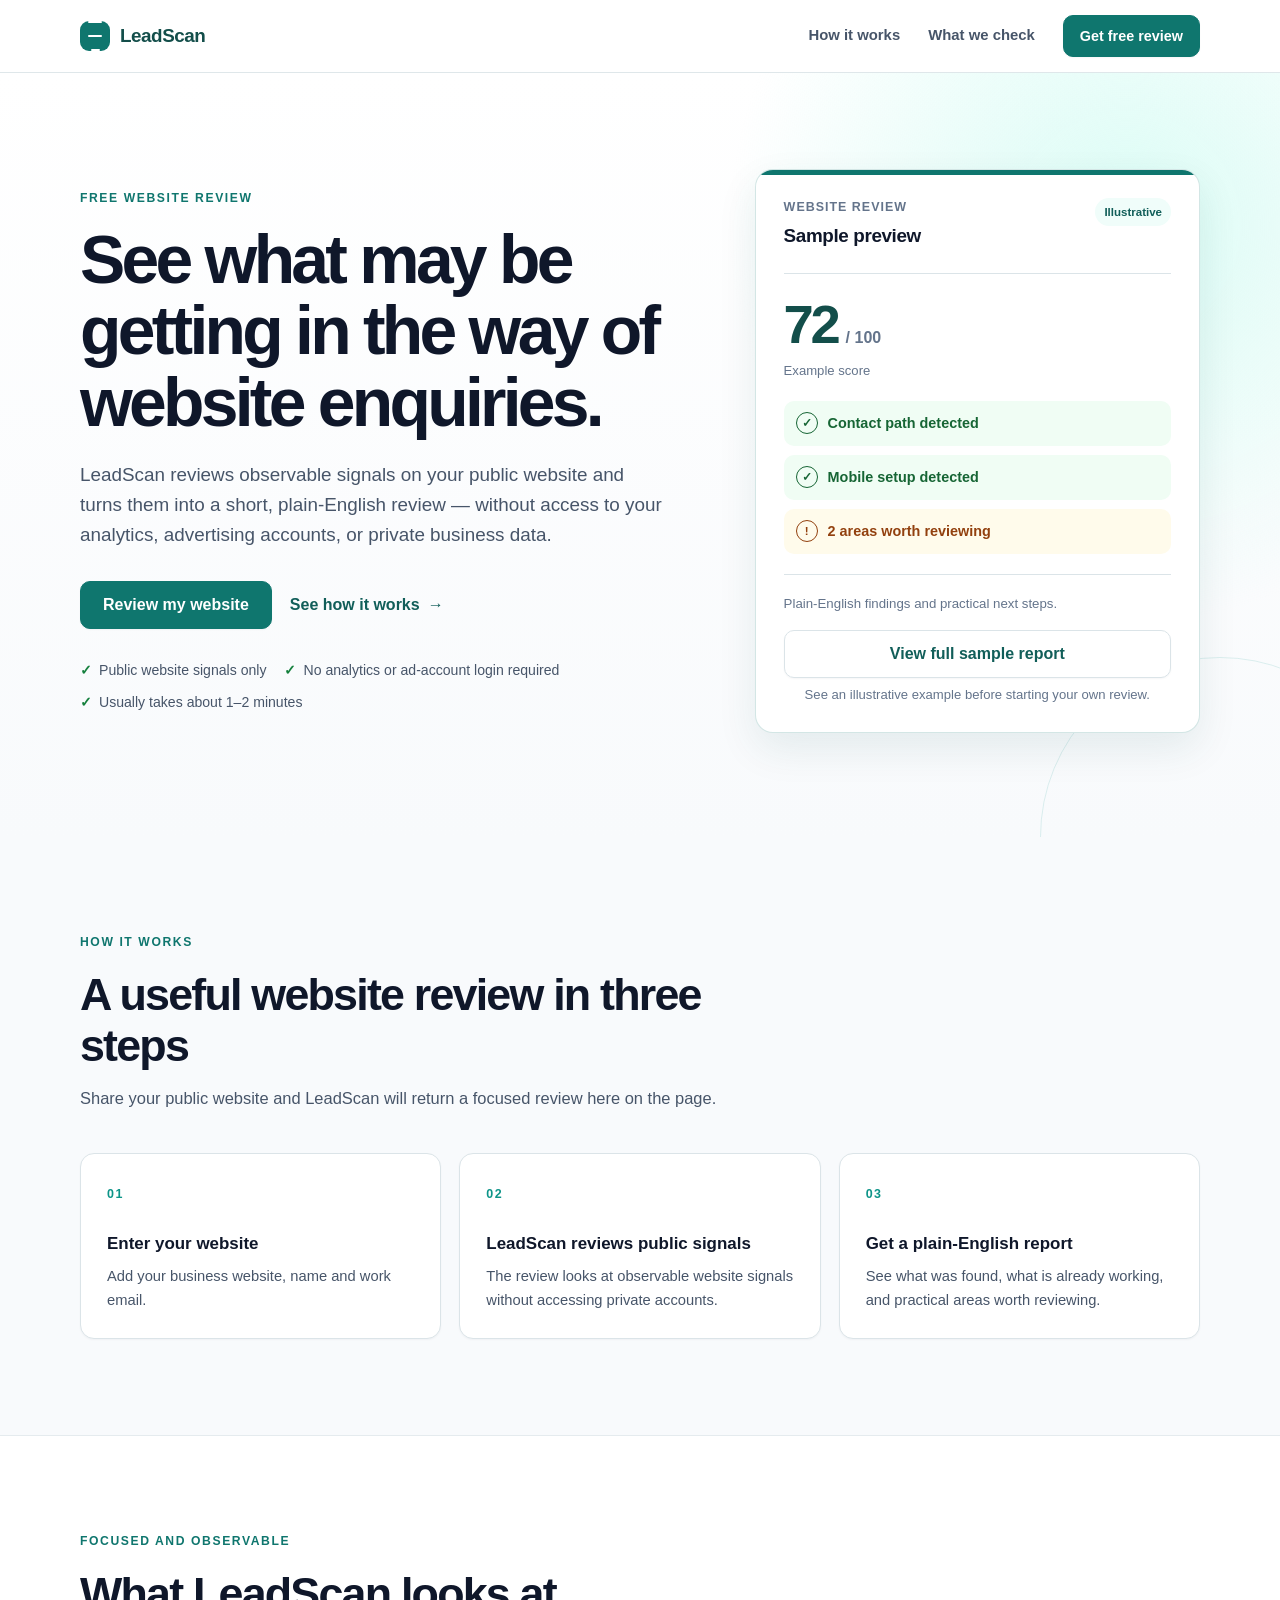
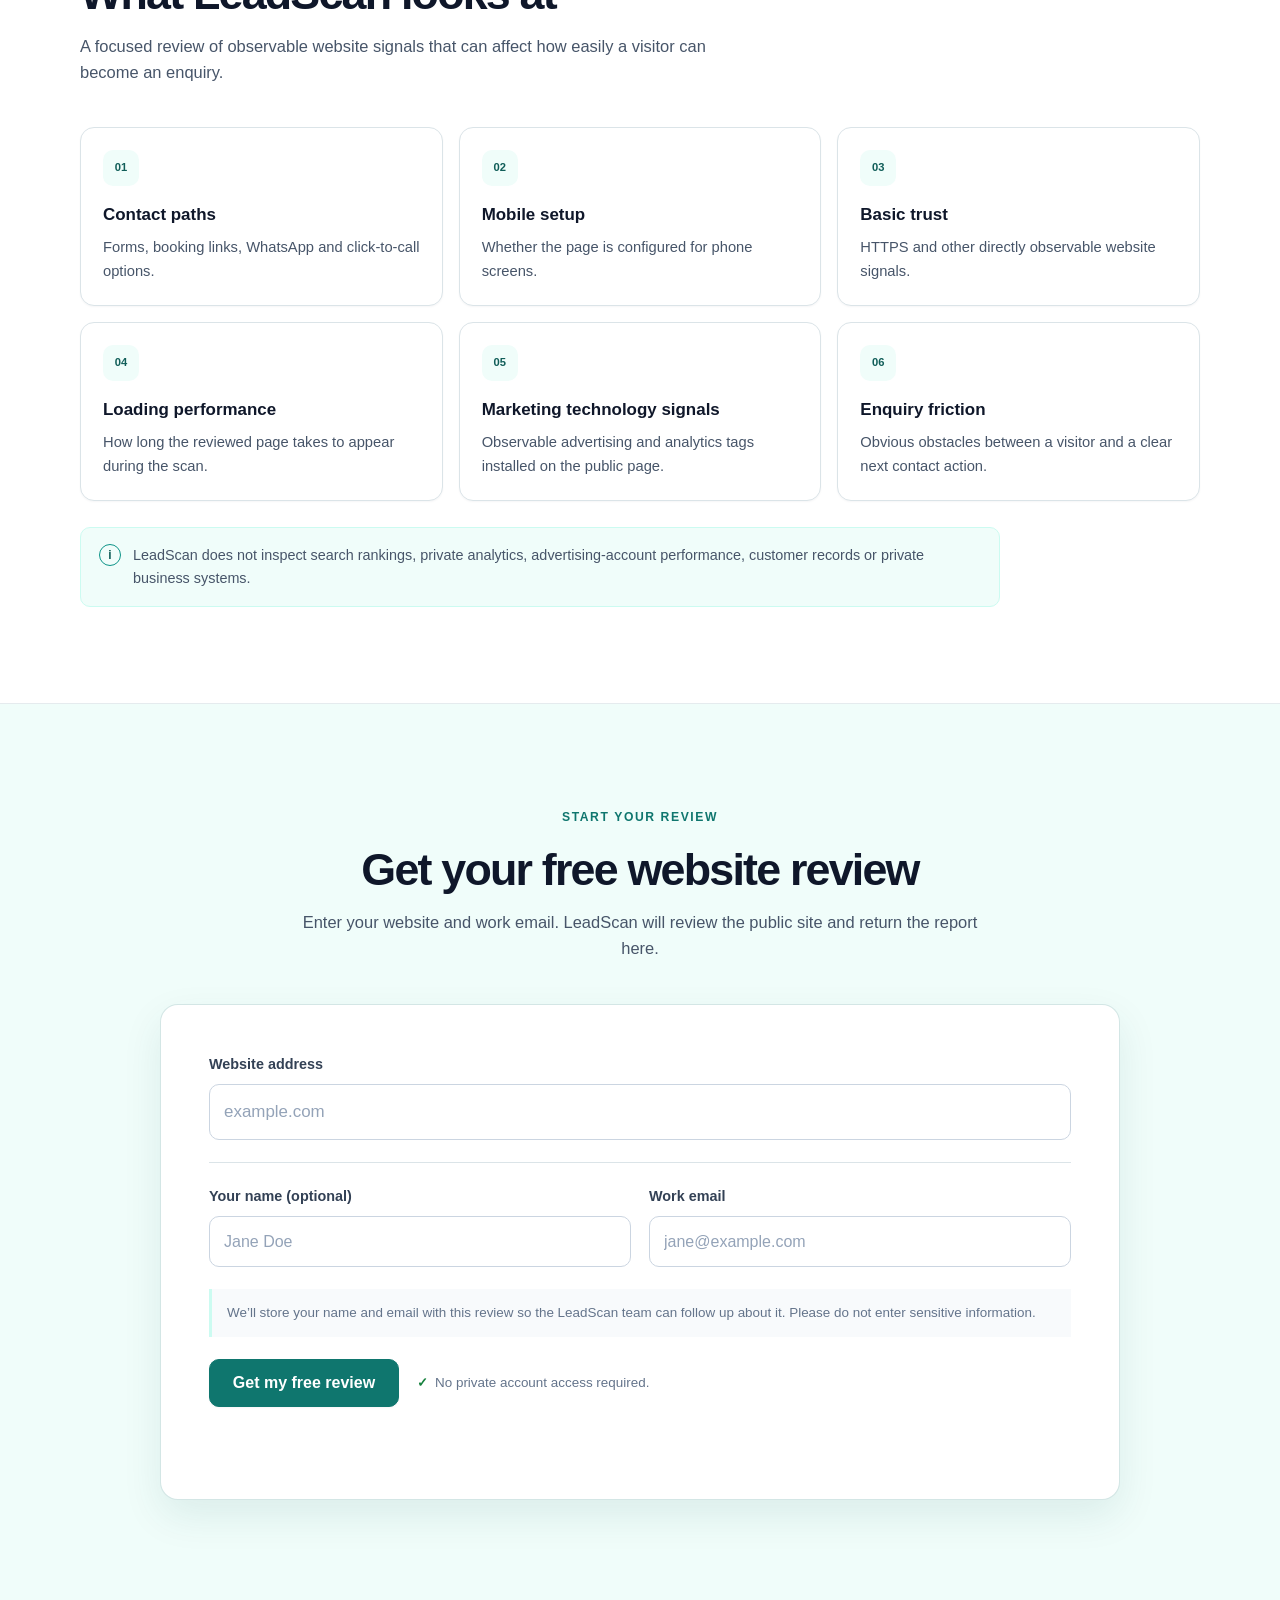
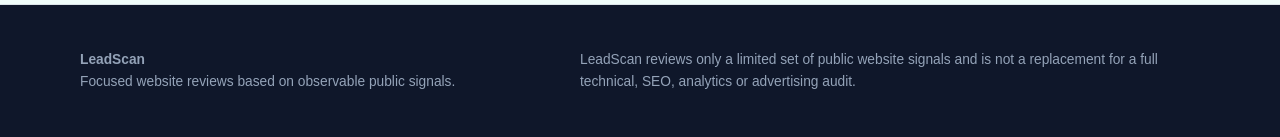
<file: site/index.html>
<!doctype html>
<html lang="en">
<head>
  <meta charset="utf-8">
  <meta name="viewport" content="width=device-width, initial-scale=1">
  <title>LeadScan — Free Website Review</title>
  <meta name="leadscan-api-origin" content="https://leadscan-9fsy.onrender.com">
  <link rel="stylesheet" href="styles.css">
  <script src="app.js" defer></script>
</head>
<body>
  <a class="skip-link" href="#main-content">Skip to main content</a>

  <header class="site-header">
    <nav class="site-nav container" aria-label="Primary navigation">
      <a class="wordmark" href="#main-content" aria-label="LeadScan home">
        <span class="wordmark-mark" aria-hidden="true"><span></span></span>
        <span>LeadScan</span>
      </a>
      <div class="nav-links">
        <a class="nav-link nav-link-secondary" href="#how-it-works">How it works</a>
        <a class="nav-link nav-link-secondary" href="#what-we-check">What we check</a>
        <a class="button button-small" href="#review">Get free review</a>
      </div>
    </nav>
  </header>

  <main id="main-content">
    <section class="hero" aria-labelledby="hero-title">
      <div class="container hero-grid">
        <div class="hero-copy">
          <p class="eyebrow">Free website review</p>
          <h1 id="hero-title">See what may be getting in the way of website enquiries.</h1>
          <p class="hero-intro">
            LeadScan reviews observable signals on your public website and turns them into a short, plain-English review — without access to your analytics, advertising accounts, or private business data.
          </p>
          <div class="hero-actions">
            <a class="button" href="#review">Review my website</a>
            <a class="text-link" href="#how-it-works">See how it works <span aria-hidden="true">→</span></a>
          </div>
          <ul class="trust-list" aria-label="Review details">
            <li><span aria-hidden="true">✓</span> Public website signals only</li>
            <li><span aria-hidden="true">✓</span> No analytics or ad-account login required</li>
            <li><span aria-hidden="true">✓</span> Usually takes about 1–2 minutes</li>
          </ul>
        </div>

        <aside class="sample-card" aria-label="Illustrative sample website review">
          <div class="sample-card-header">
            <div>
              <p class="sample-kicker">Website review</p>
              <h2>Sample preview</h2>
            </div>
            <span class="sample-badge">Illustrative</span>
          </div>
          <div class="sample-score">
            <span class="sample-score-number">72</span>
            <span class="sample-score-total">/ 100</span>
            <span class="sample-score-label">Example score</span>
          </div>
          <div class="sample-findings">
            <div class="sample-finding sample-finding-positive">
              <span class="finding-icon" aria-hidden="true">✓</span>
              <span>Contact path detected</span>
            </div>
            <div class="sample-finding sample-finding-positive">
              <span class="finding-icon" aria-hidden="true">✓</span>
              <span>Mobile setup detected</span>
            </div>
            <div class="sample-finding sample-finding-review">
              <span class="finding-icon" aria-hidden="true">!</span>
              <span>2 areas worth reviewing</span>
            </div>
          </div>
          <p class="sample-footer">Plain-English findings and practical next steps.</p>
          <div class="sample-card-action">
            <a class="button button-secondary sample-report-btn" href="sample-report.html">View full sample report</a>
            <p class="sample-action-note">See an illustrative example before starting your own review.</p>
          </div>
        </aside>
      </div>
    </section>

    <section id="how-it-works" class="section" aria-labelledby="how-title">
      <div class="container">
        <div class="section-heading">
          <p class="eyebrow">How it works</p>
          <h2 id="how-title">A useful website review in three steps</h2>
          <p>Share your public website and LeadScan will return a focused review here on the page.</p>
        </div>
        <ol class="steps-grid">
          <li class="step-card">
            <span class="step-number">01</span>
            <h3>Enter your website</h3>
            <p>Add your business website, name and work email.</p>
          </li>
          <li class="step-card">
            <span class="step-number">02</span>
            <h3>LeadScan reviews public signals</h3>
            <p>The review looks at observable website signals without accessing private accounts.</p>
          </li>
          <li class="step-card">
            <span class="step-number">03</span>
            <h3>Get a plain-English report</h3>
            <p>See what was found, what is already working, and practical areas worth reviewing.</p>
          </li>
        </ol>
      </div>
    </section>

    <section id="what-we-check" class="section section-soft" aria-labelledby="checks-title">
      <div class="container">
        <div class="section-heading">
          <p class="eyebrow">Focused and observable</p>
          <h2 id="checks-title">What LeadScan looks at</h2>
          <p>A focused review of observable website signals that can affect how easily a visitor can become an enquiry.</p>
        </div>
        <div class="feature-grid">
          <article class="feature-card"><span class="feature-icon" aria-hidden="true">01</span><h3>Contact paths</h3><p>Forms, booking links, WhatsApp and click-to-call options.</p></article>
          <article class="feature-card"><span class="feature-icon" aria-hidden="true">02</span><h3>Mobile setup</h3><p>Whether the page is configured for phone screens.</p></article>
          <article class="feature-card"><span class="feature-icon" aria-hidden="true">03</span><h3>Basic trust</h3><p>HTTPS and other directly observable website signals.</p></article>
          <article class="feature-card"><span class="feature-icon" aria-hidden="true">04</span><h3>Loading performance</h3><p>How long the reviewed page takes to appear during the scan.</p></article>
          <article class="feature-card"><span class="feature-icon" aria-hidden="true">05</span><h3>Marketing technology signals</h3><p>Observable advertising and analytics tags installed on the public page.</p></article>
          <article class="feature-card"><span class="feature-icon" aria-hidden="true">06</span><h3>Enquiry friction</h3><p>Obvious obstacles between a visitor and a clear next contact action.</p></article>
        </div>
        <p class="scope-note"><span class="scope-note-icon" aria-hidden="true">i</span><span>LeadScan does not inspect search rankings, private analytics, advertising-account performance, customer records or private business systems.</span></p>
      </div>
    </section>

    <section id="review" class="review-section" aria-labelledby="review-title">
      <div class="container review-container">
        <div class="section-heading review-heading">
          <p class="eyebrow">Start your review</p>
          <h2 id="review-title">Get your free website review</h2>
          <p>Enter your website and work email. LeadScan will review the public site and return the report here.</p>
        </div>

        <div class="audit-card">
          <form id="audit-form" class="audit-form">
            <div class="form-field form-field-primary">
              <label for="website-url" class="form-label">Website address</label>
              <input id="website-url" class="form-input" type="text" inputmode="url" autocomplete="url" maxlength="2048" placeholder="example.com" required>
            </div>
            <div class="contact-grid">
              <div class="form-field">
                <label for="contact-name" class="form-label">Your name (optional)</label>
                <input id="contact-name" class="form-input" type="text" autocomplete="name" maxlength="120" placeholder="Jane Doe">
              </div>
              <div class="form-field">
                <label for="contact-email" class="form-label">Work email</label>
                <input id="contact-email" class="form-input" type="email" inputmode="email" autocomplete="email" maxlength="254" placeholder="jane@example.com" required aria-describedby="contact-privacy">
              </div>
            </div>
            <p id="contact-privacy" class="contact-privacy">We’ll store your name and email with this review so the LeadScan team can follow up about it. Please do not enter sensitive information.</p>
            <div class="form-actions">
              <button id="audit-submit" class="button submit-button" type="submit">Get my free review</button>
              <span class="private-note"><span aria-hidden="true">✓</span> No private account access required.</span>
            </div>
          </form>

          <div id="audit-status" class="status-region" role="status" aria-live="polite"></div>

          <section id="audit-result" class="result-section" aria-labelledby="result-title" hidden>
            <div class="result-heading"><p class="eyebrow">Your website review</p><h2 id="result-title">Your review is ready</h2></div>
            <div class="result-summary">
              <div class="summary-card score-card"><span class="summary-label">Score</span><span class="score-line"><span id="result-score" class="summary-value"></span><span class="score-total">/ 100</span></span></div>
              <div class="summary-card website-card"><span class="summary-label">Reviewed website</span><p id="result-url" class="summary-url"></p></div>
            </div>
            <p class="result-context">This score reflects the public website signals LeadScan checks. It is not a complete SEO, advertising or analytics audit.</p>
            <div class="report-section">
              <h3>Full website review</h3>
              <div class="report-shell">
                <div class="report-toolbar"><span class="report-toolbar-mark" aria-hidden="true"></span><span>Report preview</span></div>
                <iframe id="report-preview" class="report-frame" sandbox="allow-same-origin allow-modals" referrerpolicy="no-referrer" title="Full LeadScan website review report"></iframe>
              </div>
              <div class="report-actions"><button id="report-print" class="button button-secondary" type="button" disabled>Print / Save report</button></div>
            </div>
            <div class="reset-container"><button id="audit-reset" class="button button-secondary" type="button">Review another website</button></div>
          </section>
        </div>
      </div>
    </section>
  </main>

  <footer class="site-footer">
    <div class="container footer-inner">
      <div><p class="footer-brand">LeadScan</p><p>Focused website reviews based on observable public signals.</p></div>
      <p class="footer-note">LeadScan reviews only a limited set of public website signals and is not a replacement for a full technical, SEO, analytics or advertising audit.</p>
    </div>
  </footer>
</body>
</html>
</file>
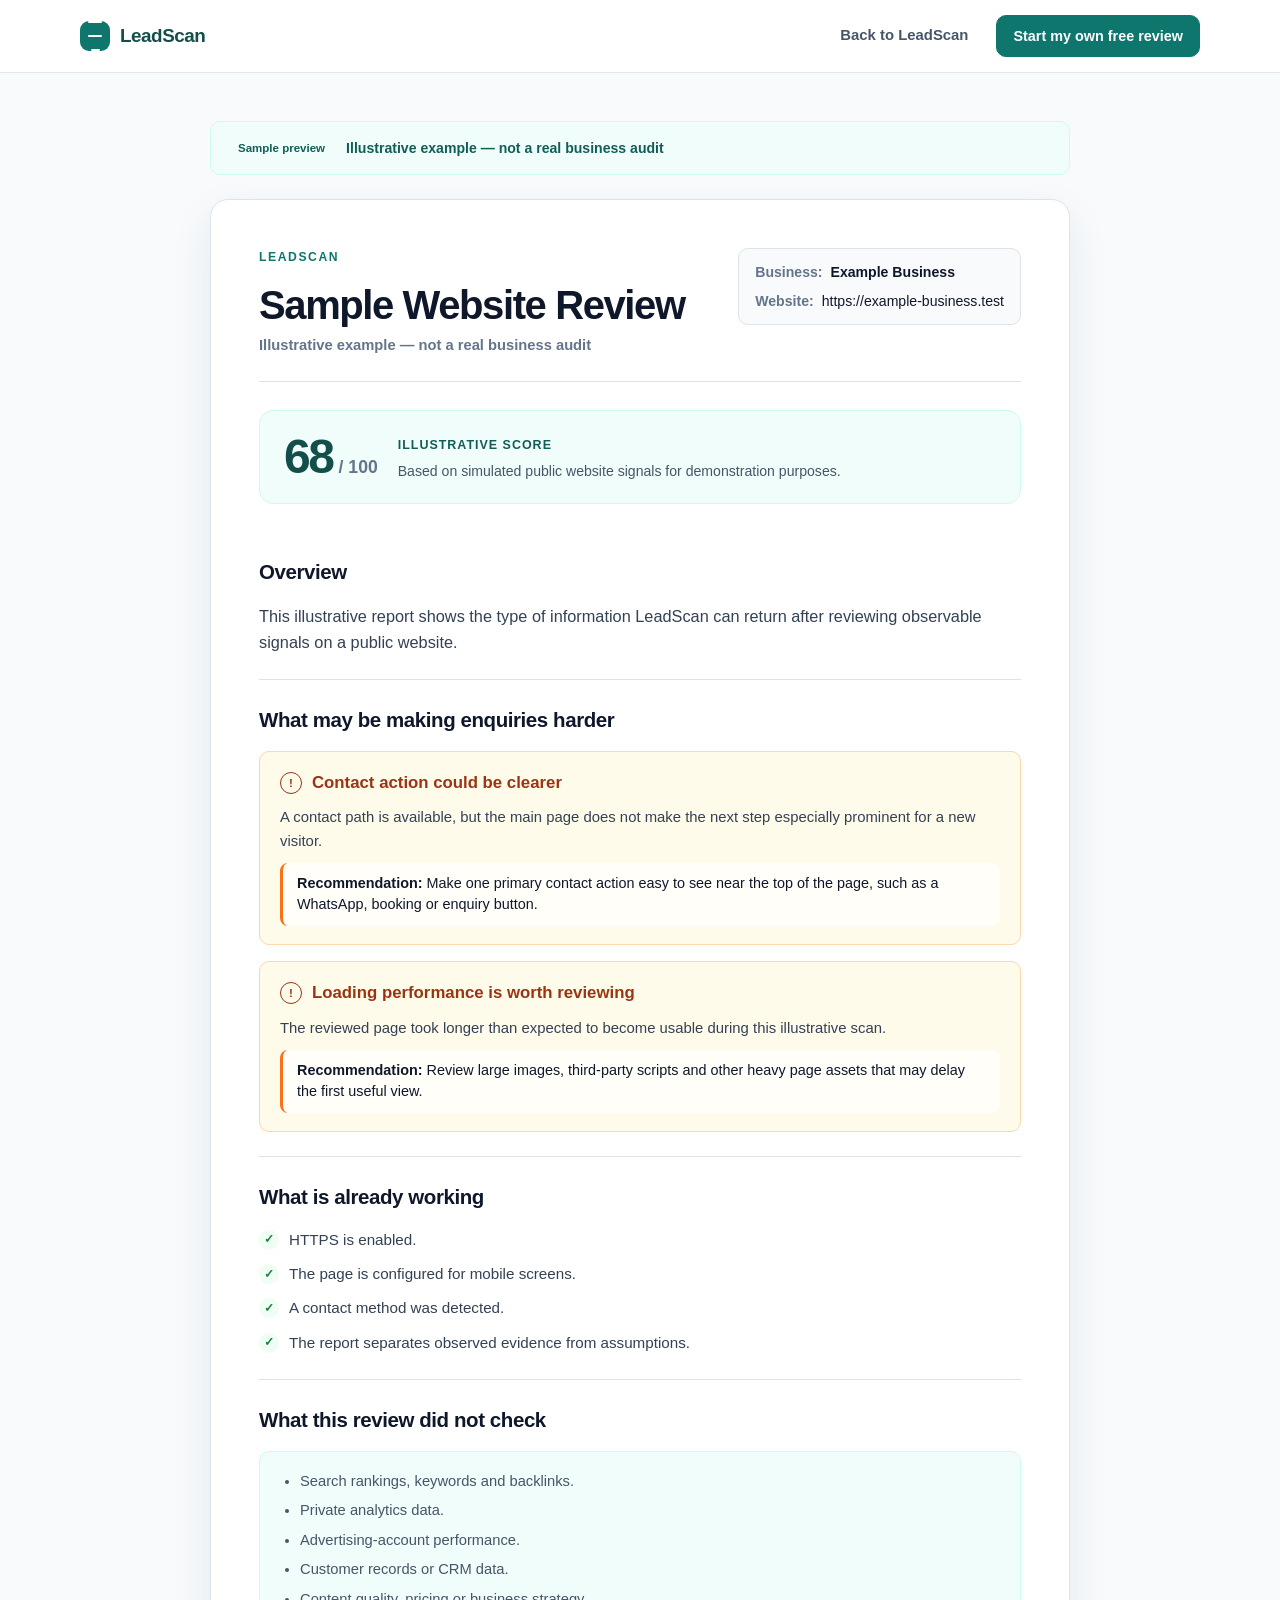
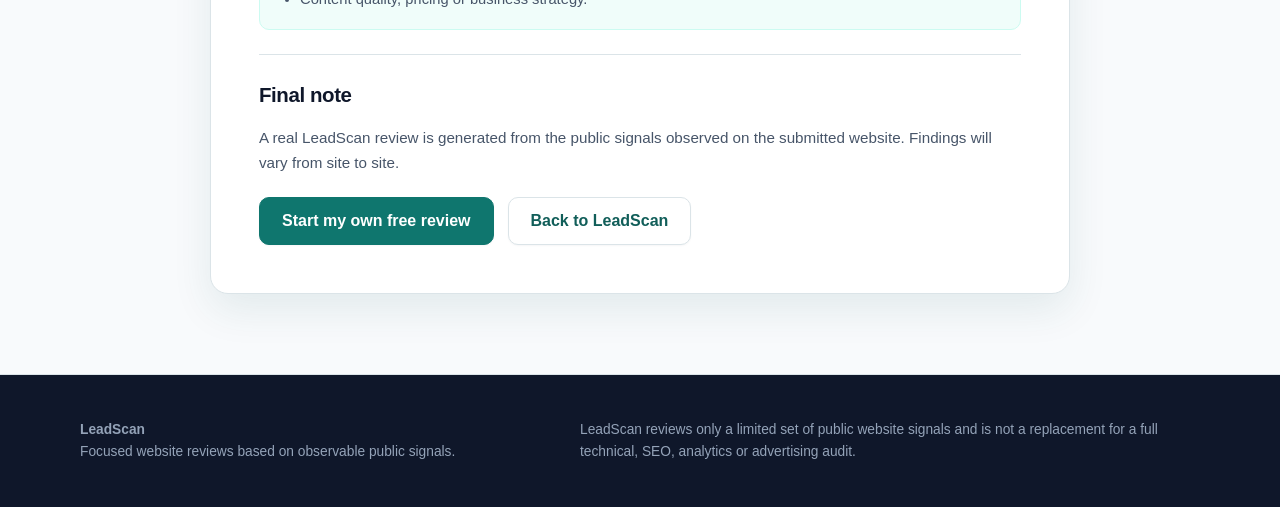
<file: site/sample-report.html>
<!doctype html>
<html lang="en">
<head>
  <meta charset="utf-8">
  <meta name="viewport" content="width=device-width, initial-scale=1">
  <title>LeadScan — Sample Website Review</title>
  <link rel="stylesheet" href="styles.css">
</head>
<body class="sample-report-page">
  <a class="skip-link" href="#main-content">Skip to main content</a>

  <header class="site-header">
    <nav class="site-nav container" aria-label="Primary navigation">
      <a class="wordmark" href="index.html" aria-label="LeadScan home">
        <span class="wordmark-mark" aria-hidden="true"><span></span></span>
        <span>LeadScan</span>
      </a>
      <div class="nav-links">
        <a class="nav-link" href="index.html">Back to LeadScan</a>
        <a class="button button-small" href="index.html#review">Start my own free review</a>
      </div>
    </nav>
  </header>

  <main id="main-content" class="sample-report-main">
    <div class="container sample-report-container">
      <div class="sample-banner" role="note" aria-label="Sample notice">
        <span class="sample-badge">Sample preview</span>
        <p class="sample-banner-text"><strong>Illustrative example — not a real business audit</strong></p>
      </div>

      <article class="sample-report-sheet">
        <header class="sample-sheet-header">
          <div class="sample-sheet-title-group">
            <p class="eyebrow">LeadScan</p>
            <h1>Sample Website Review</h1>
            <p class="sample-sheet-subtitle">Illustrative example — not a real business audit</p>
          </div>
          <div class="sample-sheet-meta">
            <div class="sample-meta-row">
              <span class="sample-meta-label">Business:</span>
              <strong class="sample-meta-value">Example Business</strong>
            </div>
            <div class="sample-meta-row">
              <span class="sample-meta-label">Website:</span>
              <span class="sample-meta-value">https://example-business.test</span>
            </div>
          </div>
        </header>

        <div class="sample-score-bar">
          <div class="sample-score-box">
            <span class="sample-score-digits">68</span>
            <span class="sample-score-denominator">/ 100</span>
          </div>
          <div class="sample-score-meta">
            <span class="sample-score-tag">Illustrative Score</span>
            <p class="sample-score-desc">Based on simulated public website signals for demonstration purposes.</p>
          </div>
        </div>

        <section class="sample-section" aria-labelledby="section-overview">
          <h2 id="section-overview" class="sample-section-heading">Overview</h2>
          <p class="sample-lead">This illustrative report shows the type of information LeadScan can return after reviewing observable signals on a public website.</p>
        </section>

        <section class="sample-section" aria-labelledby="section-problems">
          <h2 id="section-problems" class="sample-section-heading">What may be making enquiries harder</h2>
          <div class="sample-findings-list">
            <div class="sample-finding-card">
              <div class="sample-finding-header">
                <span class="finding-icon sample-finding-icon-warn" aria-hidden="true">!</span>
                <h3>Contact action could be clearer</h3>
              </div>
              <div class="sample-finding-body">
                <p class="sample-explanation">A contact path is available, but the main page does not make the next step especially prominent for a new visitor.</p>
                <div class="sample-recommendation">
                  <strong>Recommendation:</strong> Make one primary contact action easy to see near the top of the page, such as a WhatsApp, booking or enquiry button.
                </div>
              </div>
            </div>

            <div class="sample-finding-card">
              <div class="sample-finding-header">
                <span class="finding-icon sample-finding-icon-warn" aria-hidden="true">!</span>
                <h3>Loading performance is worth reviewing</h3>
              </div>
              <div class="sample-finding-body">
                <p class="sample-explanation">The reviewed page took longer than expected to become usable during this illustrative scan.</p>
                <div class="sample-recommendation">
                  <strong>Recommendation:</strong> Review large images, third-party scripts and other heavy page assets that may delay the first useful view.
                </div>
              </div>
            </div>
          </div>
        </section>

        <section class="sample-section" aria-labelledby="section-working">
          <h2 id="section-working" class="sample-section-heading">What is already working</h2>
          <ul class="sample-checklist">
            <li><span class="checklist-icon" aria-hidden="true">✓</span> HTTPS is enabled.</li>
            <li><span class="checklist-icon" aria-hidden="true">✓</span> The page is configured for mobile screens.</li>
            <li><span class="checklist-icon" aria-hidden="true">✓</span> A contact method was detected.</li>
            <li><span class="checklist-icon" aria-hidden="true">✓</span> The report separates observed evidence from assumptions.</li>
          </ul>
        </section>

        <section class="sample-section" aria-labelledby="section-scope">
          <h2 id="section-scope" class="sample-section-heading">What this review did not check</h2>
          <div class="sample-scope-box">
            <ul class="sample-scope-list">
              <li>Search rankings, keywords and backlinks.</li>
              <li>Private analytics data.</li>
              <li>Advertising-account performance.</li>
              <li>Customer records or CRM data.</li>
              <li>Content quality, pricing or business strategy.</li>
            </ul>
          </div>
        </section>

        <section class="sample-section sample-section-final" aria-labelledby="section-final">
          <h2 id="section-final" class="sample-section-heading">Final note</h2>
          <p class="sample-final-text">A real LeadScan review is generated from the public signals observed on the submitted website. Findings will vary from site to site.</p>
          <div class="sample-cta-block">
            <a class="button submit-button" href="index.html#review">Start my own free review</a>
            <a class="button button-secondary" href="index.html">Back to LeadScan</a>
          </div>
        </section>
      </article>
    </div>
  </main>

  <footer class="site-footer">
    <div class="container footer-inner">
      <div>
        <p class="footer-brand">LeadScan</p>
        <p>Focused website reviews based on observable public signals.</p>
      </div>
      <p class="footer-note">LeadScan reviews only a limited set of public website signals and is not a replacement for a full technical, SEO, analytics or advertising audit.</p>
    </div>
  </footer>
</body>
</html>
</file>
<file: site/styles.css>
:root {
  --brand-900: #134e4a;
  --brand-800: #115e59;
  --brand-700: #0f766e;
  --brand-600: #0d9488;
  --brand-100: #ccfbf1;
  --brand-50: #f0fdfa;
  --ink-900: #0f172a;
  --ink-700: #334155;
  --ink-600: #475569;
  --ink-500: #64748b;
  --page: #f8fafc;
  --surface: #ffffff;
  --surface-soft: #f8fafc;
  --line: #dbe4e8;
  --success: #15803d;
  --success-bg: #f0fdf4;
  --warning: #b45309;
  --warning-bg: #fffbeb;
  --danger: #b91c1c;
  --danger-bg: #fef2f2;
  --shadow-sm: 0 1px 2px rgba(15, 23, 42, 0.04);
  --shadow-md: 0 16px 40px rgba(15, 78, 74, 0.09);
  --radius-sm: 10px;
  --radius-md: 14px;
  --radius-lg: 18px;
  --container: 1120px;
}

*, *::before, *::after { box-sizing: border-box; }
html { scroll-behavior: smooth; }
body {
  margin: 0;
  min-width: 320px;
  overflow-x: hidden;
  font-family: -apple-system, BlinkMacSystemFont, "Segoe UI", Roboto, Oxygen,
    Ubuntu, Cantarell, "Fira Sans", "Droid Sans", "Helvetica Neue", sans-serif;
  color: var(--ink-900);
  background: var(--page);
  line-height: 1.6;
  -webkit-font-smoothing: antialiased;
}
button, input { font: inherit; }
a { color: inherit; }
.container { width: min(100% - 40px, var(--container)); margin-inline: auto; }

.skip-link {
  position: fixed;
  top: 12px;
  left: 12px;
  z-index: 100;
  padding: 10px 14px;
  border-radius: 8px;
  color: #ffffff;
  background: var(--brand-900);
  transform: translateY(-160%);
  transition: transform 0.18s ease;
}
.skip-link:focus { transform: translateY(0); }

.site-header {
  position: sticky;
  top: 0;
  z-index: 20;
  border-bottom: 1px solid rgba(219, 228, 232, 0.88);
  background: rgba(255, 255, 255, 0.94);
  backdrop-filter: blur(12px);
}
.site-nav {
  display: flex;
  align-items: center;
  justify-content: space-between;
  min-height: 72px;
  gap: 24px;
}
.wordmark {
  display: inline-flex;
  align-items: center;
  gap: 10px;
  color: var(--brand-900);
  font-size: 1.18rem;
  font-weight: 760;
  letter-spacing: -0.025em;
  text-decoration: none;
}
.wordmark-mark {
  display: grid;
  place-items: center;
  width: 30px;
  height: 30px;
  border-radius: 9px;
  background: var(--brand-700);
}
.wordmark-mark::before, .wordmark-mark::after, .wordmark-mark span {
  content: "";
  display: block;
  width: 14px;
  height: 2px;
  border-radius: 4px;
  background: #ffffff;
}
.wordmark-mark::before { transform: translateY(-4px); }
.wordmark-mark::after { width: 9px; transform: translateY(4px); }
.nav-links, .hero-actions, .form-actions { display: flex; align-items: center; }
.nav-links { gap: 28px; }
.nav-link {
  min-height: 44px;
  display: inline-flex;
  align-items: center;
  color: var(--ink-600);
  font-size: 0.93rem;
  font-weight: 650;
  text-decoration: none;
}
.nav-link:hover { color: var(--brand-700); }

.button {
  min-height: 48px;
  display: inline-flex;
  align-items: center;
  justify-content: center;
  padding: 12px 22px;
  border: 1px solid var(--brand-700);
  border-radius: 10px;
  color: #ffffff;
  background: var(--brand-700);
  font-weight: 700;
  line-height: 1.25;
  text-decoration: none;
  cursor: pointer;
  box-shadow: var(--shadow-sm);
  transition: background-color 0.16s ease, border-color 0.16s ease, transform 0.16s ease;
}
.button:hover:not(:disabled) { border-color: var(--brand-800); background: var(--brand-800); transform: translateY(-1px); }
.button-small { min-height: 42px; padding: 9px 16px; font-size: 0.9rem; }
.button-secondary { border-color: var(--line); color: var(--brand-800); background: var(--surface); }
.button-secondary:hover:not(:disabled) { border-color: var(--brand-100); color: var(--brand-900); background: var(--brand-50); }
a:focus-visible, button:focus-visible, input:focus-visible { outline: 3px solid rgba(13, 148, 136, 0.34); outline-offset: 3px; }

.hero {
  position: relative;
  overflow: hidden;
  padding: 96px 0 104px;
  background: radial-gradient(circle at 88% 20%, rgba(204, 251, 241, 0.7), transparent 31%), linear-gradient(180deg, #ffffff 0%, var(--page) 100%);
}
.hero::after {
  content: "";
  position: absolute;
  right: -120px;
  bottom: -180px;
  width: 360px;
  height: 360px;
  border: 1px solid rgba(13, 148, 136, 0.13);
  border-radius: 50%;
  pointer-events: none;
}
.hero-grid {
  position: relative;
  z-index: 1;
  display: grid;
  grid-template-columns: minmax(0, 1.08fr) minmax(360px, 0.82fr);
  align-items: center;
  gap: clamp(48px, 7vw, 88px);
}
.eyebrow {
  margin: 0 0 16px;
  color: var(--brand-700);
  font-size: 0.76rem;
  font-weight: 800;
  letter-spacing: 0.13em;
  text-transform: uppercase;
}
h1, h2, h3, p { margin-top: 0; }
h1 {
  max-width: 700px;
  margin-bottom: 22px;
  font-size: clamp(2.65rem, 5.3vw, 4.65rem);
  line-height: 1.05;
  letter-spacing: -0.055em;
}
.hero-intro { max-width: 680px; margin-bottom: 30px; color: var(--ink-600); font-size: clamp(1.03rem, 1.7vw, 1.18rem); }
.hero-actions { flex-wrap: wrap; gap: 18px; margin-bottom: 30px; }
.text-link {
  min-height: 44px;
  display: inline-flex;
  align-items: center;
  gap: 8px;
  color: var(--brand-800);
  font-weight: 700;
  text-decoration: none;
}
.text-link:hover { color: var(--brand-600); }
.trust-list { display: flex; flex-wrap: wrap; gap: 10px 18px; margin: 0; padding: 0; color: var(--ink-600); font-size: 0.88rem; list-style: none; }
.trust-list li { display: flex; align-items: center; gap: 7px; }
.trust-list span { color: var(--success); font-weight: 800; }

.sample-card {
  position: relative;
  overflow: hidden;
  padding: 28px;
  border: 1px solid rgba(15, 118, 110, 0.18);
  border-radius: var(--radius-lg);
  background: var(--surface);
  box-shadow: var(--shadow-md);
}
.sample-card::before { content: ""; position: absolute; inset: 0 0 auto; height: 5px; background: var(--brand-700); }
.sample-card-header { display: flex; align-items: flex-start; justify-content: space-between; gap: 18px; padding-bottom: 22px; border-bottom: 1px solid var(--line); }
.sample-kicker { margin-bottom: 3px; color: var(--ink-500); font-size: 0.78rem; font-weight: 700; text-transform: uppercase; letter-spacing: 0.08em; }
.sample-card h2 { margin: 0; font-size: 1.18rem; letter-spacing: -0.02em; }
.sample-badge { padding: 5px 9px; border-radius: 99px; color: var(--brand-800); background: var(--brand-50); font-size: 0.72rem; font-weight: 750; }
.sample-score { display: grid; grid-template-columns: auto 1fr; align-items: baseline; padding: 24px 0 20px; }
.sample-score-number { color: var(--brand-900); font-size: 3.4rem; font-weight: 790; line-height: 1; letter-spacing: -0.06em; }
.sample-score-total { margin-left: 8px; color: var(--ink-500); font-weight: 700; }
.sample-score-label { grid-column: 1 / -1; margin-top: 7px; color: var(--ink-500); font-size: 0.82rem; }
.sample-findings { display: grid; gap: 9px; }
.sample-finding { display: flex; align-items: center; gap: 10px; padding: 11px 12px; border-radius: var(--radius-sm); font-size: 0.9rem; font-weight: 650; }
.sample-finding-positive { color: #166534; background: var(--success-bg); }
.sample-finding-review { color: #92400e; background: var(--warning-bg); }
.finding-icon { display: grid; place-items: center; flex: 0 0 22px; width: 22px; height: 22px; border: 1px solid currentColor; border-radius: 50%; font-size: 0.72rem; font-weight: 900; }
.sample-footer { margin: 20px 0 0; padding-top: 18px; border-top: 1px solid var(--line); color: var(--ink-500); font-size: 0.83rem; }
.sample-card-action { margin-top: 16px; display: grid; gap: 8px; }
.sample-report-btn { width: 100%; text-align: center; }
.sample-action-note { margin: 0; color: var(--ink-500); font-size: 0.82rem; line-height: 1.4; text-align: center; }

.section { padding: 96px 0; scroll-margin-top: 72px; }
.section-soft { border-block: 1px solid rgba(219, 228, 232, 0.72); background: var(--surface); }
.section-heading { max-width: 680px; margin-bottom: 42px; }
.section-heading h2, .result-heading h2 { margin-bottom: 14px; font-size: clamp(2rem, 4vw, 2.8rem); line-height: 1.14; letter-spacing: -0.04em; }
.section-heading > p:last-child { margin-bottom: 0; color: var(--ink-600); font-size: 1.03rem; }
.steps-grid { display: grid; grid-template-columns: repeat(3, minmax(0, 1fr)); gap: 18px; margin: 0; padding: 0; list-style: none; }
.step-card, .feature-card { border: 1px solid var(--line); border-radius: var(--radius-md); background: var(--surface); box-shadow: var(--shadow-sm); }
.step-card { padding: 26px; }
.step-number { display: inline-flex; margin-bottom: 28px; color: var(--brand-600); font-size: 0.78rem; font-weight: 850; letter-spacing: 0.12em; }
.step-card h3, .feature-card h3 { margin-bottom: 9px; font-size: 1.06rem; line-height: 1.35; }
.step-card p, .feature-card p { margin-bottom: 0; color: var(--ink-600); font-size: 0.92rem; }
.feature-grid { display: grid; grid-template-columns: repeat(3, minmax(0, 1fr)); gap: 16px; }
.feature-card { padding: 22px; }
.feature-icon { display: grid; place-items: center; width: 36px; height: 36px; margin-bottom: 18px; border-radius: 10px; color: var(--brand-800); background: var(--brand-50); font-size: 0.7rem; font-weight: 850; }
.scope-note { display: flex; align-items: flex-start; gap: 12px; max-width: 920px; margin: 26px 0 0; padding: 16px 18px; border: 1px solid var(--brand-100); border-radius: var(--radius-sm); color: var(--ink-600); background: var(--brand-50); font-size: 0.9rem; }
.scope-note-icon { display: grid; place-items: center; flex: 0 0 22px; width: 22px; height: 22px; border: 1px solid var(--brand-600); border-radius: 50%; color: var(--brand-800); font-size: 0.75rem; font-weight: 850; }

.review-section { padding: 104px 0; scroll-margin-top: 72px; background: var(--brand-50); }
.review-container { max-width: 960px; }
.review-heading { margin-inline: auto; text-align: center; }
.audit-card { padding: clamp(24px, 5vw, 48px); border: 1px solid rgba(15, 118, 110, 0.18); border-radius: var(--radius-lg); background: var(--surface); box-shadow: var(--shadow-md); }
.audit-form { display: grid; gap: 22px; }
.form-field { display: grid; gap: 8px; }
.form-field-primary { padding-bottom: 22px; border-bottom: 1px solid var(--line); }
.contact-grid { display: grid; grid-template-columns: 1fr 1fr; gap: 18px; }
.form-label { color: var(--ink-700); font-size: 0.9rem; font-weight: 720; }
.form-input { width: 100%; min-height: 50px; padding: 12px 14px; border: 1px solid #cbd5e1; border-radius: 10px; color: var(--ink-900); background: var(--surface); outline: none; transition: border-color 0.15s ease, box-shadow 0.15s ease; }
.form-field-primary .form-input { min-height: 56px; font-size: 1.06rem; }
.form-input::placeholder { color: #94a3b8; }
.form-input:focus { border-color: var(--brand-600); box-shadow: 0 0 0 3px rgba(13, 148, 136, 0.14); }
.form-input:disabled { color: var(--ink-500); background: #f1f5f9; cursor: not-allowed; }
.contact-privacy { margin-bottom: 0; padding: 13px 15px; border-left: 3px solid var(--brand-100); color: var(--ink-500); background: var(--surface-soft); font-size: 0.84rem; }
.form-actions { flex-wrap: wrap; gap: 14px 18px; }
.submit-button { min-width: 190px; }
.button:disabled { opacity: 0.68; cursor: not-allowed; transform: none; }
.private-note { display: inline-flex; align-items: center; gap: 7px; color: var(--ink-500); font-size: 0.84rem; }
.private-note span { color: var(--success); font-weight: 850; }
.status-region { min-height: 26px; margin-top: 18px; color: var(--ink-700); font-size: 0.93rem; font-weight: 650; }
.status-region.is-loading { display: flex; align-items: center; gap: 10px; }
.status-region.is-loading::before { content: ""; flex: 0 0 18px; width: 18px; height: 18px; border: 2px solid var(--brand-100); border-top-color: var(--brand-700); border-radius: 50%; animation: status-spin 0.8s linear infinite; }
@keyframes status-spin { to { transform: rotate(360deg); } }

.result-section { display: grid; gap: 28px; padding-top: 34px; border-top: 1px solid var(--line); scroll-margin-top: 96px; }
.result-heading .eyebrow { margin-bottom: 9px; }
.result-heading h2 { margin-bottom: 0; }
.result-summary { display: grid; grid-template-columns: minmax(180px, 0.55fr) minmax(0, 1.45fr); gap: 14px; }
.summary-card { min-width: 0; padding: 20px; border: 1px solid var(--line); border-radius: var(--radius-md); background: var(--surface-soft); }
.score-card { background: var(--brand-50); border-color: var(--brand-100); }
.summary-label { display: block; margin-bottom: 8px; color: var(--ink-500); font-size: 0.72rem; font-weight: 800; letter-spacing: 0.1em; text-transform: uppercase; }
.score-line { display: flex; align-items: baseline; gap: 7px; }
.summary-value { color: var(--brand-900); font-size: 2.35rem; font-weight: 800; line-height: 1; letter-spacing: -0.05em; }
.score-total { color: var(--ink-500); font-weight: 700; }
.summary-url { margin: 0; overflow-wrap: anywhere; color: var(--ink-900); font-size: 1rem; font-weight: 680; }
.result-context { margin: 0; color: var(--ink-500); font-size: 0.88rem; }
.report-section h3 { margin-bottom: 14px; font-size: 1.15rem; }
.report-shell { overflow: hidden; border: 1px solid var(--line); border-radius: var(--radius-md); background: var(--surface); }
.report-toolbar { display: flex; align-items: center; gap: 9px; min-height: 44px; padding: 10px 14px; border-bottom: 1px solid var(--line); color: var(--ink-600); background: var(--surface-soft); font-size: 0.8rem; font-weight: 700; }
.report-toolbar-mark { width: 8px; height: 8px; border-radius: 50%; background: var(--brand-600); }
.report-frame { display: block; width: 100%; min-height: 760px; border: 0; background: var(--surface); }
.reset-container { display: flex; justify-content: center; }

.site-footer { padding: 44px 0; border-top: 1px solid var(--line); color: var(--ink-500); background: var(--ink-900); }
.footer-inner { display: grid; grid-template-columns: minmax(220px, 0.8fr) minmax(280px, 1.2fr); align-items: start; gap: 48px; }
.footer-inner p { margin-bottom: 0; color: #94a3b8; font-size: 0.86rem; }
.footer-brand { margin-bottom: 5px; color: #ffffff; font-size: 1.05rem; font-weight: 760; }
.footer-note { max-width: 620px; justify-self: end; }

[hidden] { display: none !important; }

@media (max-width: 920px) {
  .hero { padding: 76px 0 84px; }
  .hero-grid { grid-template-columns: 1fr; gap: 46px; }
  .hero-copy { max-width: 760px; }
  .sample-card { width: min(100%, 580px); }
  .feature-grid { grid-template-columns: repeat(2, minmax(0, 1fr)); }
}

@media (max-width: 720px) {
  .container { width: min(100% - 28px, var(--container)); }
  .site-nav { min-height: 64px; }
  .nav-link-secondary { display: none; }
  .nav-links { gap: 10px; }
  .hero { padding: 60px 0 68px; }
  h1 { font-size: clamp(2.35rem, 12vw, 3.25rem); }
  .section, .review-section { padding: 72px 0; }
  .steps-grid, .contact-grid, .result-summary, .footer-inner { grid-template-columns: 1fr; }
  .steps-grid { gap: 14px; }
  .step-number { margin-bottom: 18px; }
  .footer-inner { gap: 24px; }
  .footer-note { justify-self: start; }
  .report-frame { min-height: 580px; }
}

@media (max-width: 520px) {
  .wordmark { font-size: 1.04rem; }
  .wordmark-mark { width: 28px; height: 28px; }
  .button-small { min-height: 40px; padding-inline: 12px; font-size: 0.83rem; }
  .hero-actions { align-items: stretch; flex-direction: column; }
  .hero-actions .button, .hero-actions .text-link, .submit-button { width: 100%; }
  .hero-actions .text-link { justify-content: center; }
  .trust-list { display: grid; }
  .sample-card, .audit-card { padding: 22px; }
  .feature-grid { grid-template-columns: 1fr; }
  .form-actions { align-items: stretch; flex-direction: column; }
  .private-note { justify-content: center; }
  .report-frame { min-height: 500px; }
}

@media (max-width: 350px) {
  .container { width: min(100% - 22px, var(--container)); }
  .site-nav { gap: 10px; }
  .wordmark { gap: 7px; }
  .button-small { padding-inline: 10px; }
  .sample-card, .audit-card, .step-card, .feature-card { padding: 18px; }
}

/* Sample Report Page */
.sample-report-main { padding: 48px 0 80px; background: var(--page); }
.sample-report-container { max-width: 860px; }
.sample-banner { display: flex; align-items: center; gap: 12px; margin-bottom: 24px; padding: 12px 18px; border: 1px solid var(--brand-100); border-radius: var(--radius-sm); background: var(--brand-50); }
.sample-banner-text { margin: 0; color: var(--brand-800); font-size: 0.88rem; }
.sample-report-sheet { padding: clamp(28px, 5vw, 48px); border: 1px solid var(--line); border-radius: var(--radius-lg); background: var(--surface); box-shadow: var(--shadow-md); }
.sample-sheet-header { display: flex; justify-content: space-between; align-items: flex-start; gap: 24px; padding-bottom: 24px; border-bottom: 1px solid var(--line); flex-wrap: wrap; }
.sample-sheet-title-group h1 { margin-bottom: 8px; font-size: clamp(1.8rem, 3.5vw, 2.5rem); letter-spacing: -0.035em; }
.sample-sheet-subtitle { margin: 0; color: var(--ink-500); font-size: 0.92rem; font-weight: 600; }
.sample-sheet-meta { display: grid; gap: 6px; padding: 12px 16px; border: 1px solid var(--line); border-radius: var(--radius-sm); background: var(--surface-soft); font-size: 0.88rem; }
.sample-meta-row { display: flex; gap: 8px; }
.sample-meta-label { color: var(--ink-500); font-weight: 600; }
.sample-meta-value { color: var(--ink-900); word-break: break-all; }
.sample-score-bar { display: flex; align-items: center; gap: 20px; margin: 28px 0; padding: 20px 24px; border: 1px solid var(--brand-100); border-radius: var(--radius-md); background: var(--brand-50); }
.sample-score-box { display: flex; align-items: baseline; gap: 6px; }
.sample-score-digits { color: var(--brand-900); font-size: 3rem; font-weight: 800; line-height: 1; letter-spacing: -0.05em; }
.sample-score-denominator { color: var(--ink-500); font-weight: 700; font-size: 1.1rem; }
.sample-score-tag { display: inline-block; margin-bottom: 4px; color: var(--brand-800); font-size: 0.78rem; font-weight: 800; text-transform: uppercase; letter-spacing: 0.08em; }
.sample-score-desc { margin: 0; color: var(--ink-600); font-size: 0.88rem; }
.sample-section { padding: 24px 0; border-bottom: 1px solid var(--line); }
.sample-section:last-of-type { border-bottom: none; }
.sample-section-heading { margin-bottom: 14px; font-size: 1.28rem; letter-spacing: -0.02em; color: var(--ink-900); }
.sample-lead { color: var(--ink-700); font-size: 1.02rem; line-height: 1.6; margin: 0; }
.sample-findings-list { display: grid; gap: 16px; }
.sample-finding-card { padding: 18px 20px; border: 1px solid #fed7aa; border-radius: var(--radius-sm); background: #fffbeb; }
.sample-finding-header { display: flex; align-items: center; gap: 10px; margin-bottom: 10px; }
.sample-finding-header h3 { margin: 0; font-size: 1.05rem; color: #9a3412; }
.sample-finding-icon-warn { color: #9a3412; border-color: #9a3412; }
.sample-explanation { margin: 0 0 10px; color: var(--ink-700); font-size: 0.93rem; line-height: 1.55; }
.sample-recommendation { padding: 10px 14px; border-radius: 8px; background: rgba(255, 255, 255, 0.7); border-left: 3px solid #f97316; color: var(--ink-900); font-size: 0.9rem; line-height: 1.5; }
.sample-checklist { list-style: none; margin: 0; padding: 0; display: grid; gap: 10px; }
.sample-checklist li { display: flex; align-items: center; gap: 10px; color: var(--ink-700); font-size: 0.95rem; }
.checklist-icon { display: grid; place-items: center; flex: 0 0 20px; width: 20px; height: 20px; border-radius: 50%; background: var(--success-bg); color: var(--success); font-size: 0.75rem; font-weight: 800; }
.sample-scope-box { padding: 18px 20px; border: 1px solid var(--brand-100); border-radius: var(--radius-sm); background: var(--brand-50); }
.sample-scope-list { margin: 0; padding-left: 20px; color: var(--ink-600); font-size: 0.92rem; display: grid; gap: 6px; }
.sample-section-final { padding-bottom: 0; }
.sample-final-text { color: var(--ink-600); font-size: 0.95rem; line-height: 1.6; margin-bottom: 22px; }
.sample-cta-block { display: flex; flex-wrap: wrap; align-items: center; gap: 14px; }

@media (max-width: 520px) {
  .sample-sheet-header { flex-direction: column; }
  .sample-score-bar { flex-direction: column; align-items: flex-start; }
  .sample-cta-block { flex-direction: column; align-items: stretch; }
  .sample-cta-block .button { width: 100%; text-align: center; }
}

@media print {
  .site-header, .site-footer, .sample-cta-block, .skip-link, .sample-banner {
    display: none !important;
  }
  body {
    background: #ffffff !important;
    color: #000000 !important;
  }
  .sample-report-main {
    padding: 0 !important;
    background: none !important;
  }
  .sample-report-container {
    max-width: 100% !important;
    width: 100% !important;
  }
  .sample-report-sheet {
    border: 1px solid var(--line) !important;
    box-shadow: none !important;
    padding: 24px 0 !important;
  }
  .sample-section {
    break-inside: avoid;
  }
}

@media (prefers-reduced-motion: reduce) {
  html { scroll-behavior: auto; }
  *, *::before, *::after {
    animation-duration: 0.01ms !important;
    animation-iteration-count: 1 !important;
    transition-duration: 0.01ms !important;
    scroll-behavior: auto !important;
  }
}
</file>
